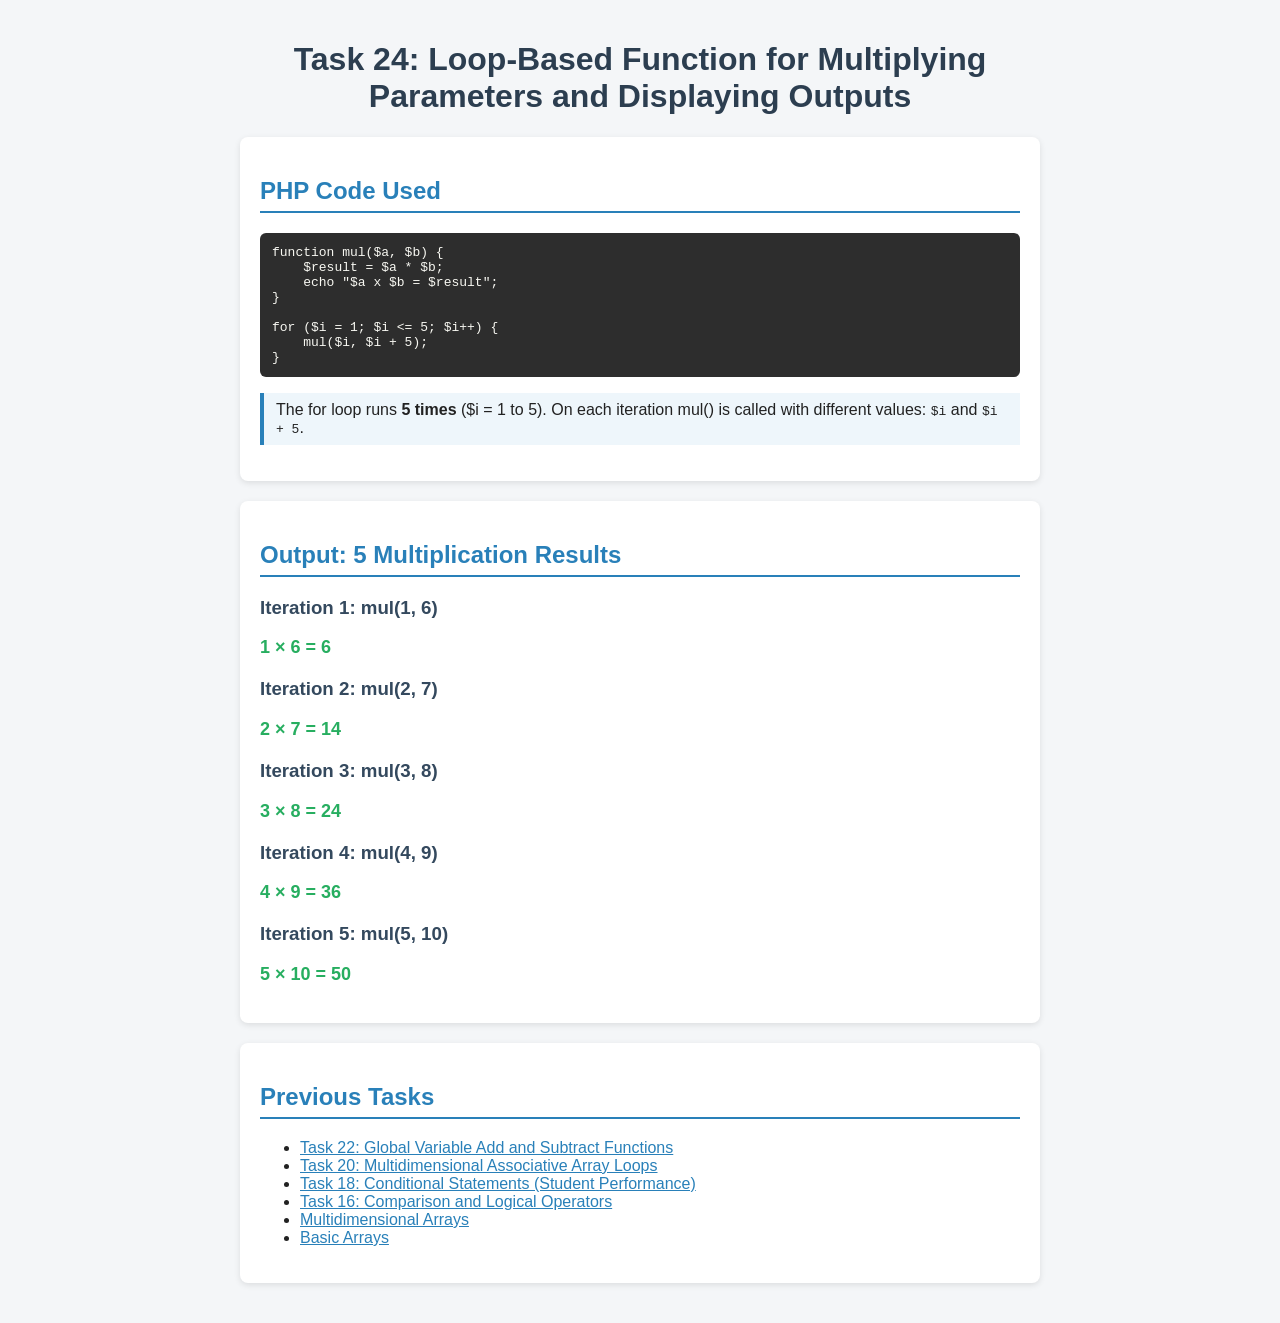
<file: index.html>
<!DOCTYPE html>
<html lang="en">
<head>
    <meta charset="UTF-8">
    <meta name="viewport" content="width=device-width, initial-scale=1.0">
    <title>Loop-Based Multiplication Function</title>
    <link rel="stylesheet" href="style.css">
</head>
<body>
<div class="container">
    <h1>Task 24: Loop-Based Function for Multiplying Parameters and Displaying Outputs</h1>

    <div class="section">
        <h2>PHP Code Used</h2>
        <pre>function mul($a, $b) {
    $result = $a * $b;
    echo "$a x $b = $result";
}

for ($i = 1; $i &lt;= 5; $i++) {
    mul($i, $i + 5);
}</pre>
        <p class="note">The for loop runs <strong>5 times</strong> ($i = 1 to 5).
            On each iteration mul() is called with different values: <code>$i</code> and <code>$i + 5</code>.</p>
    </div>

    <div class="section">
        <h2>Output: 5 Multiplication Results</h2>
        <h3>Iteration 1: mul(1, 6)</h3>
<p class="result">1 &times; 6 = 6</p>
<h3>Iteration 2: mul(2, 7)</h3>
<p class="result">2 &times; 7 = 14</p>
<h3>Iteration 3: mul(3, 8)</h3>
<p class="result">3 &times; 8 = 24</p>
<h3>Iteration 4: mul(4, 9)</h3>
<p class="result">4 &times; 9 = 36</p>
<h3>Iteration 5: mul(5, 10)</h3>
<p class="result">5 &times; 10 = 50</p>
    </div>

    <div class="section">
        <h2>Previous Tasks</h2>
        <ul>
            <li><a href="global-variable-functions.html">Task 22: Global Variable Add and Subtract Functions</a></li>
            <li><a href="associative-array-loops.html">Task 20: Multidimensional Associative Array Loops</a></li>
            <li><a href="conditional-statements.html">Task 18: Conditional Statements (Student Performance)</a></li>
            <li><a href="comparison-logical-operators.html">Task 16: Comparison and Logical Operators</a></li>
            <li><a href="multidimensional-arrays.html">Multidimensional Arrays</a></li>
            <li><a href="basic-arrays.html">Basic Arrays</a></li>
        </ul>
    </div>
</div>
</body>
</html>
</file>
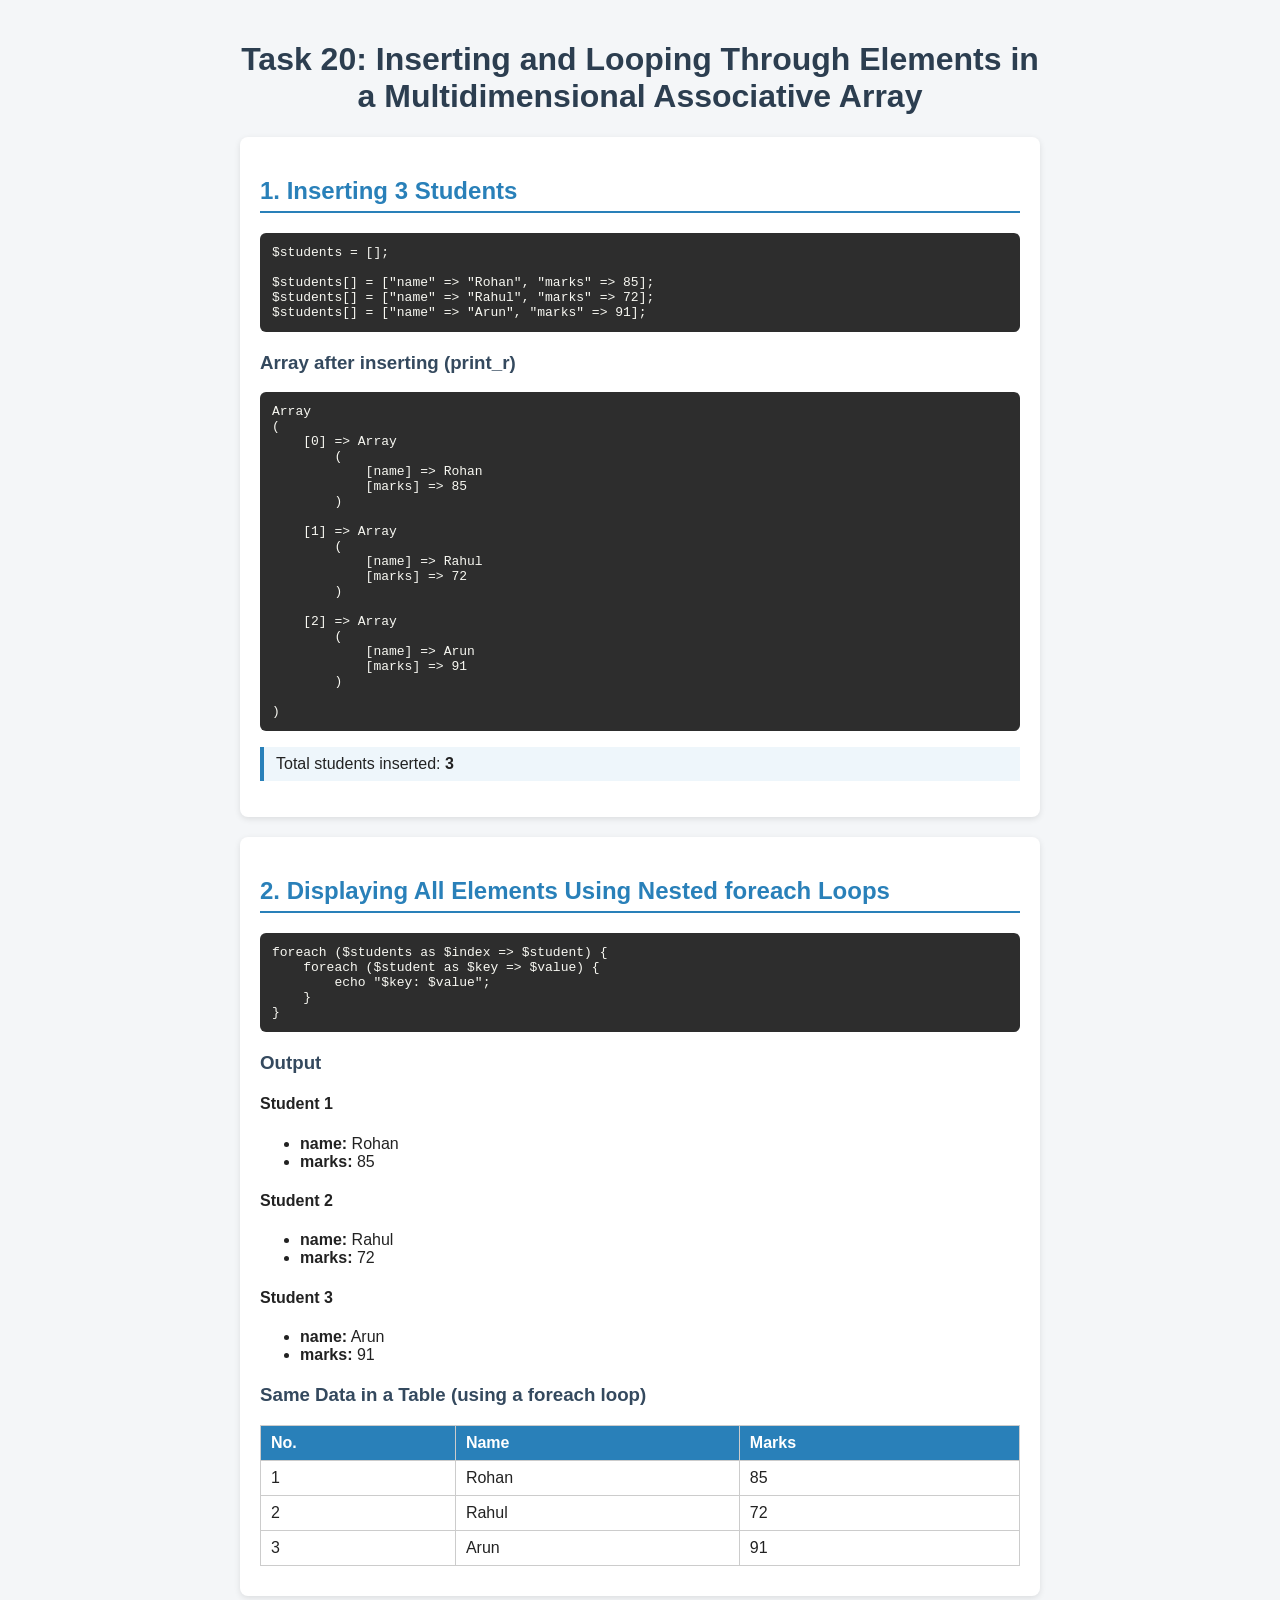
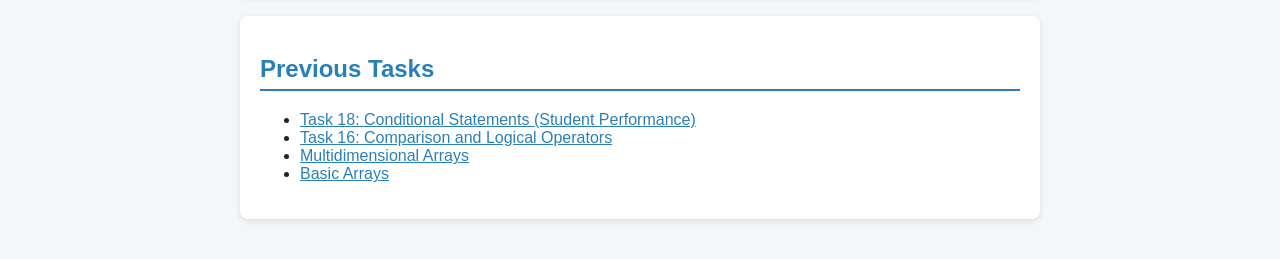
<file: associative-array-loops.html>
<!DOCTYPE html>
<html lang="en">
<head>
    <meta charset="UTF-8">
    <meta name="viewport" content="width=device-width, initial-scale=1.0">
    <title>Multidimensional Associative Array Loops</title>
    <link rel="stylesheet" href="style.css">
</head>
<body>
<div class="container">
    <h1>Task 20: Inserting and Looping Through Elements in a Multidimensional Associative Array</h1>

    <div class="section">
        <h2>1. Inserting 3 Students</h2>
        <pre>$students = [];

$students[] = ["name" =&gt; "Rohan", "marks" =&gt; 85];
$students[] = ["name" =&gt; "Rahul", "marks" =&gt; 72];
$students[] = ["name" =&gt; "Arun", "marks" =&gt; 91];</pre>

        <h3>Array after inserting (print_r)</h3>
        <pre>Array
(
    [0] => Array
        (
            [name] => Rohan
            [marks] => 85
        )

    [1] => Array
        (
            [name] => Rahul
            [marks] => 72
        )

    [2] => Array
        (
            [name] => Arun
            [marks] => 91
        )

)
</pre>

        <p class="note">Total students inserted: <strong>3</strong></p>
    </div>

    <div class="section">
        <h2>2. Displaying All Elements Using Nested foreach Loops</h2>
        <pre>foreach ($students as $index =&gt; $student) {
    foreach ($student as $key =&gt; $value) {
        echo "$key: $value";
    }
}</pre>

        <h3>Output</h3>
        <h4>Student 1</h4>
<ul>
<li><strong>name:</strong> Rohan</li>
<li><strong>marks:</strong> 85</li>
</ul>
<h4>Student 2</h4>
<ul>
<li><strong>name:</strong> Rahul</li>
<li><strong>marks:</strong> 72</li>
</ul>
<h4>Student 3</h4>
<ul>
<li><strong>name:</strong> Arun</li>
<li><strong>marks:</strong> 91</li>
</ul>

        <h3>Same Data in a Table (using a foreach loop)</h3>
        <table>
            <tr><th>No.</th><th>Name</th><th>Marks</th></tr>
            <tr><td>1</td><td>Rohan</td><td>85</td></tr>
<tr><td>2</td><td>Rahul</td><td>72</td></tr>
<tr><td>3</td><td>Arun</td><td>91</td></tr>
        </table>
    </div>

    <div class="section">
        <h2>Previous Tasks</h2>
        <ul>
            <li><a href="conditional-statements.html">Task 18: Conditional Statements (Student Performance)</a></li>
            <li><a href="comparison-logical-operators.html">Task 16: Comparison and Logical Operators</a></li>
            <li><a href="multidimensional-arrays.html">Multidimensional Arrays</a></li>
            <li><a href="basic-arrays.html">Basic Arrays</a></li>
        </ul>
    </div>
</div>
</body>
</html>
</file>
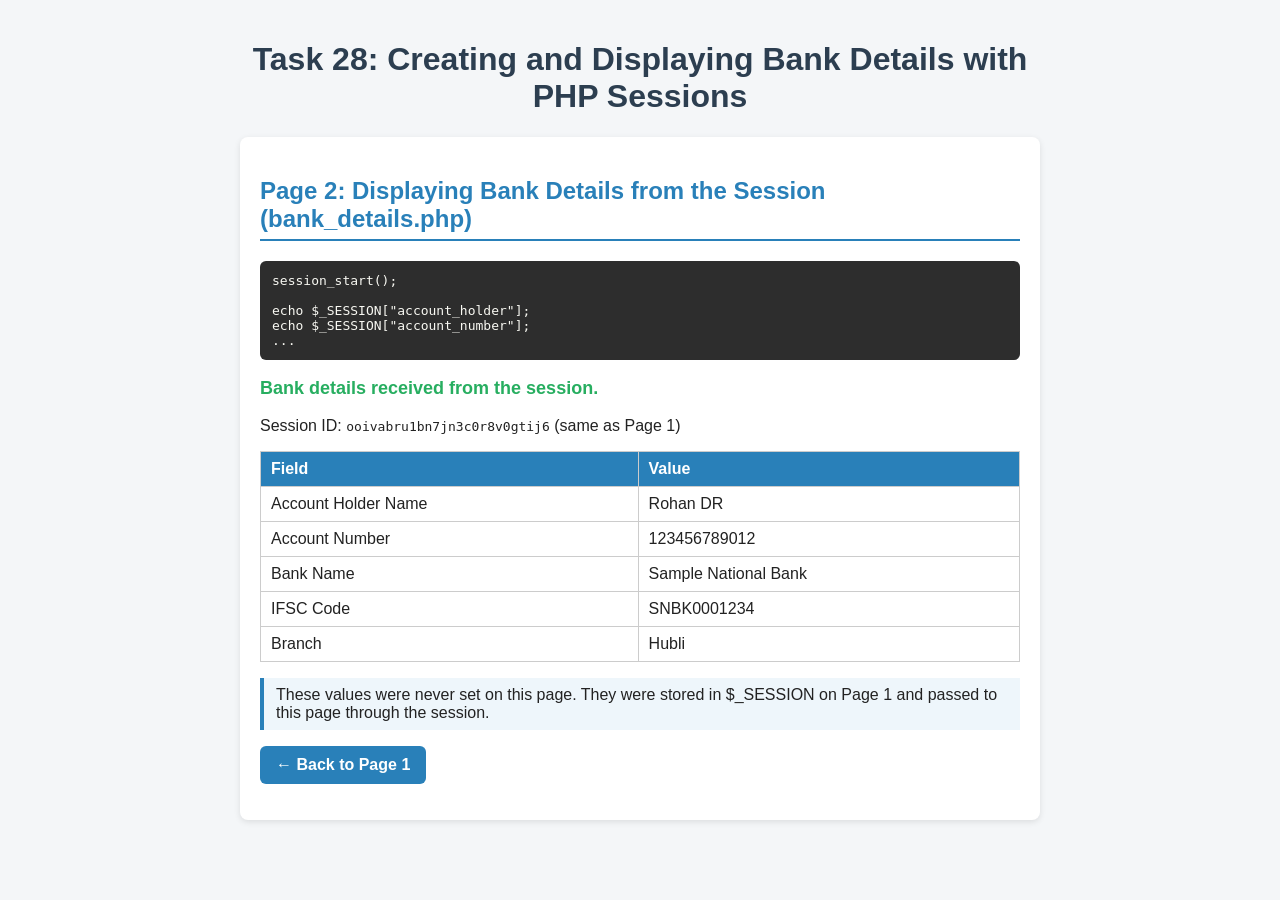
<file: bank-details.html>
<!DOCTYPE html>
<html lang="en">
<head>
    <meta charset="UTF-8">
    <meta name="viewport" content="width=device-width, initial-scale=1.0">
    <title>Bank Details - Read from Session</title>
    <link rel="stylesheet" href="style.css">
</head>
<body>
<div class="container">
    <h1>Task 28: Creating and Displaying Bank Details with PHP Sessions</h1>

    <div class="section">
        <h2>Page 2: Displaying Bank Details from the Session (bank_details.php)</h2>
        <pre>session_start();

echo $_SESSION["account_holder"];
echo $_SESSION["account_number"];
...</pre>

        
            <p class="result">Bank details received from the session.</p>
            <p>Session ID: <code>ooivabru1bn7jn3c0r8v0gtij6</code> (same as Page 1)</p>

            <table>
                <tr><th>Field</th><th>Value</th></tr>
                <tr><td>Account Holder Name</td><td>Rohan DR</td></tr>
                <tr><td>Account Number</td><td>123456789012</td></tr>
                <tr><td>Bank Name</td><td>Sample National Bank</td></tr>
                <tr><td>IFSC Code</td><td>SNBK0001234</td></tr>
                <tr><td>Branch</td><td>Hubli</td></tr>
            </table>

            <p class="note">These values were never set on this page. They were stored in $_SESSION on Page 1
                and passed to this page through the session.</p>

        
        <p><a class="button" href="index.html">&larr; Back to Page 1</a></p>
    </div>
</div>
</body>
</html>
</file>
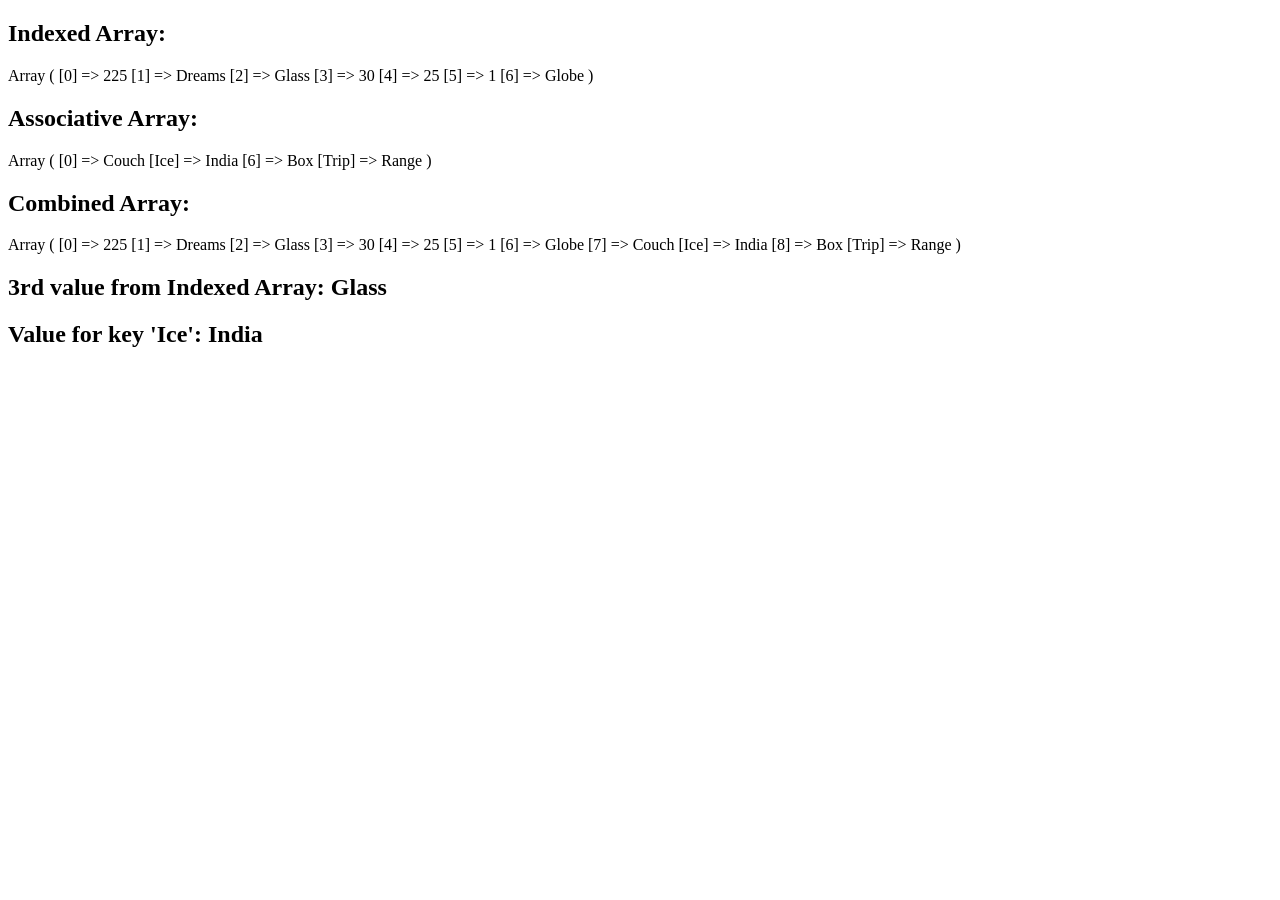
<file: basic-arrays.html>
<!DOCTYPE html>
<html>
<head>
    <title>PHP Arrays Task</title>
</head>
<body>

<h2>Indexed Array:</h2>

<p>
Array (
[0] => 225
[1] => Dreams
[2] => Glass
[3] => 30
[4] => 25
[5] => 1
[6] => Globe
)
</p>

<h2>Associative Array:</h2>

<p>
Array (
[0] => Couch
[Ice] => India
[6] => Box
[Trip] => Range
)
</p>

<h2>Combined Array:</h2>

<p>
Array (
[0] => 225
[1] => Dreams
[2] => Glass
[3] => 30
[4] => 25
[5] => 1
[6] => Globe
[7] => Couch
[Ice] => India
[8] => Box
[Trip] => Range
)
</p>

<h2>3rd value from Indexed Array: Glass</h2>

<h2>Value for key 'Ice': India</h2>

</body>
</html>
</file>
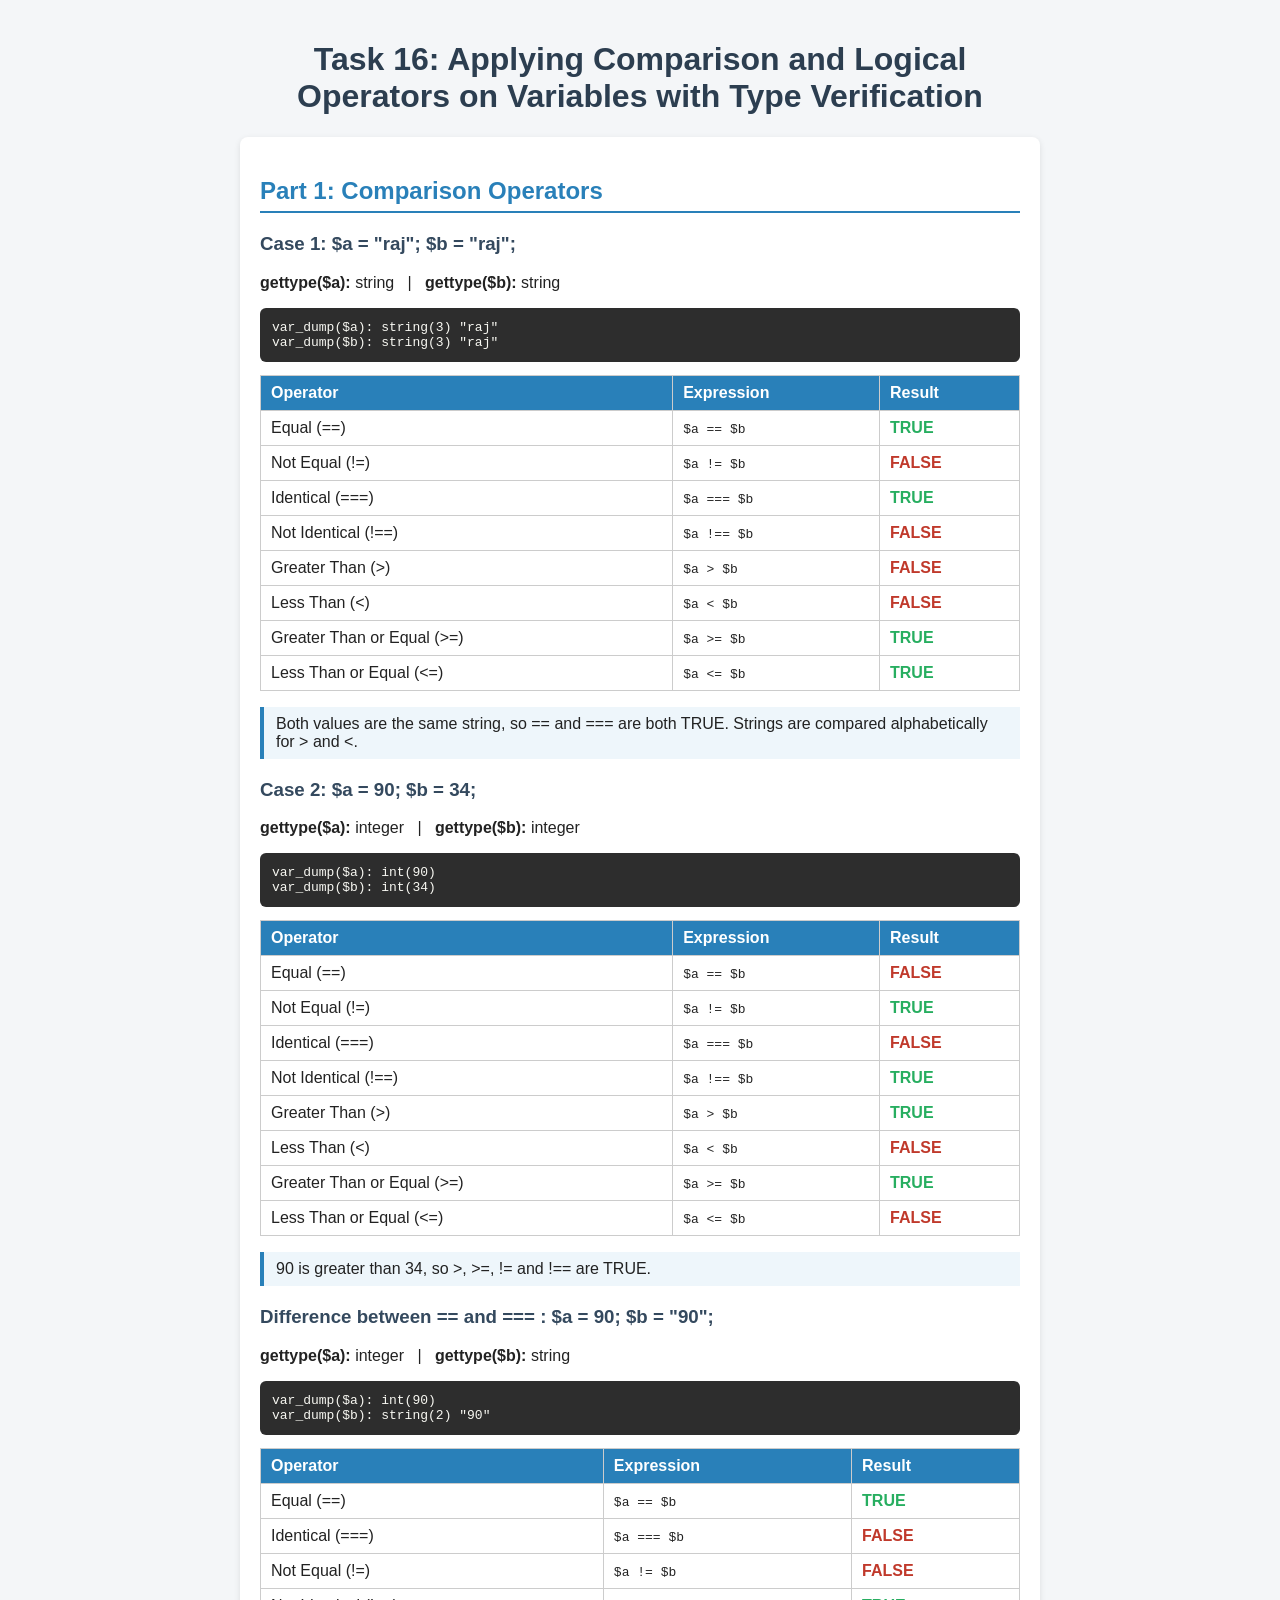
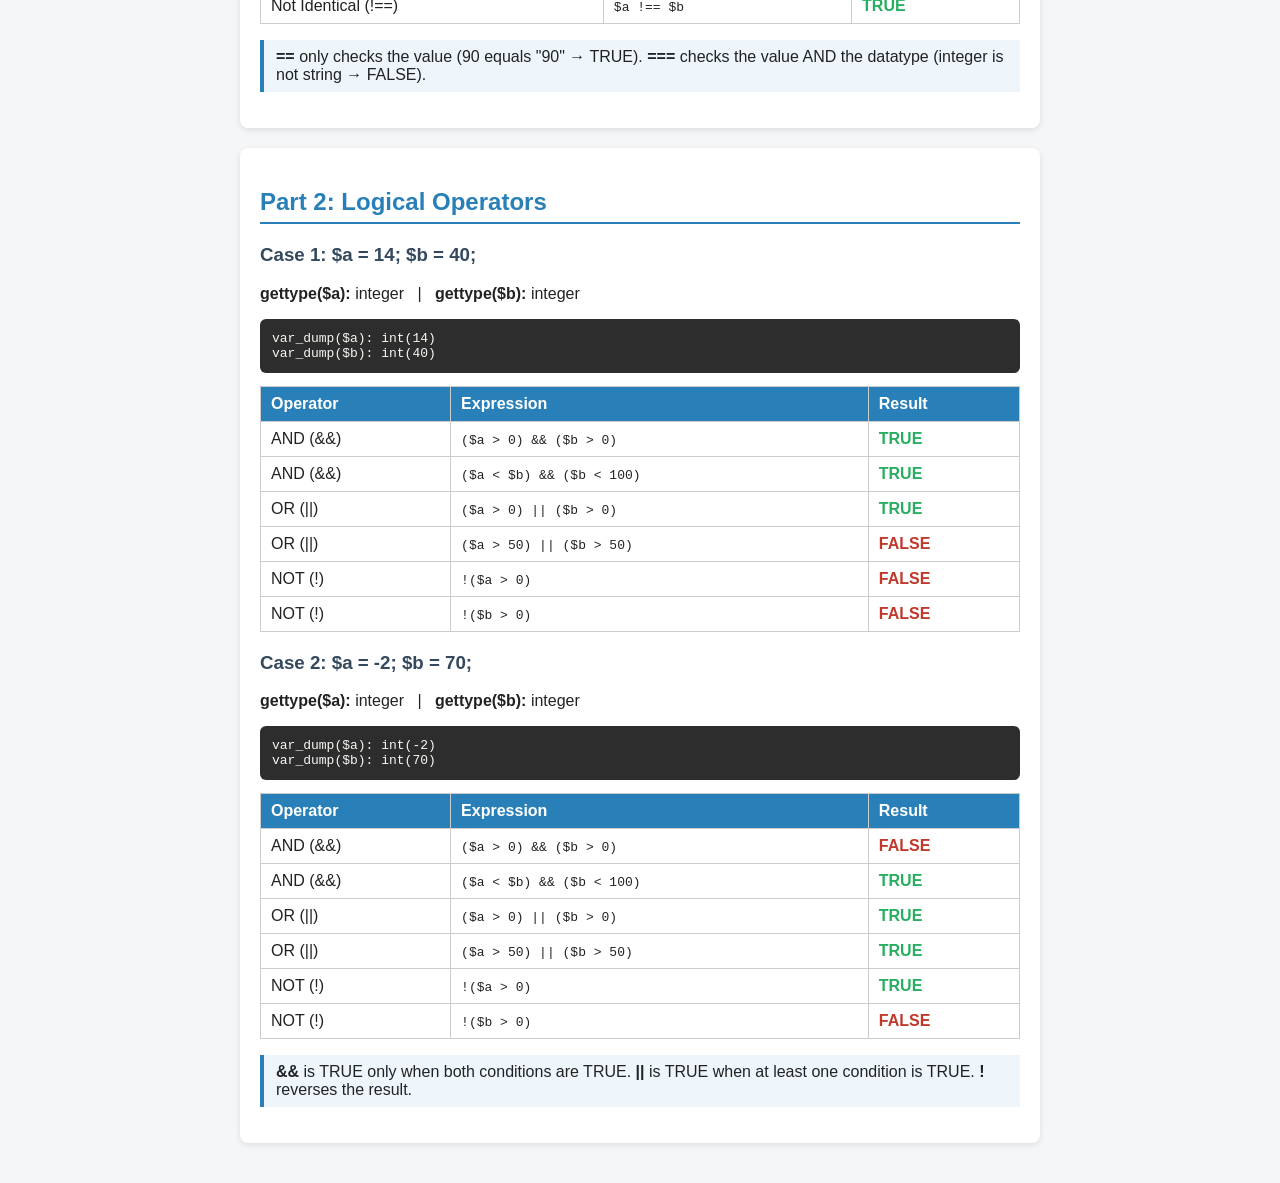
<file: comparison-logical-operators.html>
<!DOCTYPE html>
<html lang="en">
<head>
    <meta charset="UTF-8">
    <meta name="viewport" content="width=device-width, initial-scale=1.0">
    <title>Comparison and Logical Operators</title>
    <link rel="stylesheet" href="style.css">
</head>
<body>
<div class="container">
    <h1>Task 16: Applying Comparison and Logical Operators on Variables with Type Verification</h1>

    <!-- ================= PART 1: COMPARISON OPERATORS ================= -->
    <div class="section">
        <h2>Part 1: Comparison Operators</h2>

        <h3>Case 1: $a = "raj"; $b = "raj";</h3>
        <p><strong>gettype($a):</strong> string &nbsp; | &nbsp; <strong>gettype($b):</strong> string</p>
<pre>var_dump($a): string(3) "raj"
var_dump($b): string(3) "raj"
</pre>
<table>
<tr><th>Operator</th><th>Expression</th><th>Result</th></tr>
<tr><td>Equal (==)</td><td><code>$a == $b</code></td><td class="true">TRUE</td></tr>
<tr><td>Not Equal (!=)</td><td><code>$a != $b</code></td><td class="false">FALSE</td></tr>
<tr><td>Identical (===)</td><td><code>$a === $b</code></td><td class="true">TRUE</td></tr>
<tr><td>Not Identical (!==)</td><td><code>$a !== $b</code></td><td class="false">FALSE</td></tr>
<tr><td>Greater Than (&gt;)</td><td><code>$a &gt; $b</code></td><td class="false">FALSE</td></tr>
<tr><td>Less Than (&lt;)</td><td><code>$a &lt; $b</code></td><td class="false">FALSE</td></tr>
<tr><td>Greater Than or Equal (&gt;=)</td><td><code>$a &gt;= $b</code></td><td class="true">TRUE</td></tr>
<tr><td>Less Than or Equal (&lt;=)</td><td><code>$a &lt;= $b</code></td><td class="true">TRUE</td></tr>
</table>
        <p class="note">Both values are the same string, so == and === are both TRUE. Strings are compared alphabetically for &gt; and &lt;.</p>

        <h3>Case 2: $a = 90; $b = 34;</h3>
        <p><strong>gettype($a):</strong> integer &nbsp; | &nbsp; <strong>gettype($b):</strong> integer</p>
<pre>var_dump($a): int(90)
var_dump($b): int(34)
</pre>
<table>
<tr><th>Operator</th><th>Expression</th><th>Result</th></tr>
<tr><td>Equal (==)</td><td><code>$a == $b</code></td><td class="false">FALSE</td></tr>
<tr><td>Not Equal (!=)</td><td><code>$a != $b</code></td><td class="true">TRUE</td></tr>
<tr><td>Identical (===)</td><td><code>$a === $b</code></td><td class="false">FALSE</td></tr>
<tr><td>Not Identical (!==)</td><td><code>$a !== $b</code></td><td class="true">TRUE</td></tr>
<tr><td>Greater Than (&gt;)</td><td><code>$a &gt; $b</code></td><td class="true">TRUE</td></tr>
<tr><td>Less Than (&lt;)</td><td><code>$a &lt; $b</code></td><td class="false">FALSE</td></tr>
<tr><td>Greater Than or Equal (&gt;=)</td><td><code>$a &gt;= $b</code></td><td class="true">TRUE</td></tr>
<tr><td>Less Than or Equal (&lt;=)</td><td><code>$a &lt;= $b</code></td><td class="false">FALSE</td></tr>
</table>
        <p class="note">90 is greater than 34, so &gt;, &gt;=, != and !== are TRUE.</p>

        <h3>Difference between == and === : $a = 90; $b = "90";</h3>
        <p><strong>gettype($a):</strong> integer &nbsp; | &nbsp; <strong>gettype($b):</strong> string</p>
<pre>var_dump($a): int(90)
var_dump($b): string(2) "90"
</pre>
<table>
<tr><th>Operator</th><th>Expression</th><th>Result</th></tr>
<tr><td>Equal (==)</td><td><code>$a == $b</code></td><td class="true">TRUE</td></tr>
<tr><td>Identical (===)</td><td><code>$a === $b</code></td><td class="false">FALSE</td></tr>
<tr><td>Not Equal (!=)</td><td><code>$a != $b</code></td><td class="false">FALSE</td></tr>
<tr><td>Not Identical (!==)</td><td><code>$a !== $b</code></td><td class="true">TRUE</td></tr>
</table>
        <p class="note"><strong>==</strong> only checks the value (90 equals "90" → TRUE).
            <strong>===</strong> checks the value AND the datatype (integer is not string → FALSE).</p>
    </div>

    <!-- ================= PART 2: LOGICAL OPERATORS ================= -->
    <div class="section">
        <h2>Part 2: Logical Operators</h2>

        <h3>Case 1: $a = 14; $b = 40;</h3>
        <p><strong>gettype($a):</strong> integer &nbsp; | &nbsp; <strong>gettype($b):</strong> integer</p>
<pre>var_dump($a): int(14)
var_dump($b): int(40)
</pre>
<table>
<tr><th>Operator</th><th>Expression</th><th>Result</th></tr>
<tr><td>AND (&amp;&amp;)</td><td><code>($a &gt; 0) &amp;&amp; ($b &gt; 0)</code></td><td class="true">TRUE</td></tr>
<tr><td>AND (&amp;&amp;)</td><td><code>($a &lt; $b) &amp;&amp; ($b &lt; 100)</code></td><td class="true">TRUE</td></tr>
<tr><td>OR (||)</td><td><code>($a &gt; 0) || ($b &gt; 0)</code></td><td class="true">TRUE</td></tr>
<tr><td>OR (||)</td><td><code>($a &gt; 50) || ($b &gt; 50)</code></td><td class="false">FALSE</td></tr>
<tr><td>NOT (!)</td><td><code>!($a &gt; 0)</code></td><td class="false">FALSE</td></tr>
<tr><td>NOT (!)</td><td><code>!($b &gt; 0)</code></td><td class="false">FALSE</td></tr>
</table>

        <h3>Case 2: $a = -2; $b = 70;</h3>
        <p><strong>gettype($a):</strong> integer &nbsp; | &nbsp; <strong>gettype($b):</strong> integer</p>
<pre>var_dump($a): int(-2)
var_dump($b): int(70)
</pre>
<table>
<tr><th>Operator</th><th>Expression</th><th>Result</th></tr>
<tr><td>AND (&amp;&amp;)</td><td><code>($a &gt; 0) &amp;&amp; ($b &gt; 0)</code></td><td class="false">FALSE</td></tr>
<tr><td>AND (&amp;&amp;)</td><td><code>($a &lt; $b) &amp;&amp; ($b &lt; 100)</code></td><td class="true">TRUE</td></tr>
<tr><td>OR (||)</td><td><code>($a &gt; 0) || ($b &gt; 0)</code></td><td class="true">TRUE</td></tr>
<tr><td>OR (||)</td><td><code>($a &gt; 50) || ($b &gt; 50)</code></td><td class="true">TRUE</td></tr>
<tr><td>NOT (!)</td><td><code>!($a &gt; 0)</code></td><td class="true">TRUE</td></tr>
<tr><td>NOT (!)</td><td><code>!($b &gt; 0)</code></td><td class="false">FALSE</td></tr>
</table>
        <p class="note"><strong>&amp;&amp;</strong> is TRUE only when both conditions are TRUE.
            <strong>||</strong> is TRUE when at least one condition is TRUE.
            <strong>!</strong> reverses the result.</p>
    </div>
</div>
</body>
</html>
</file>
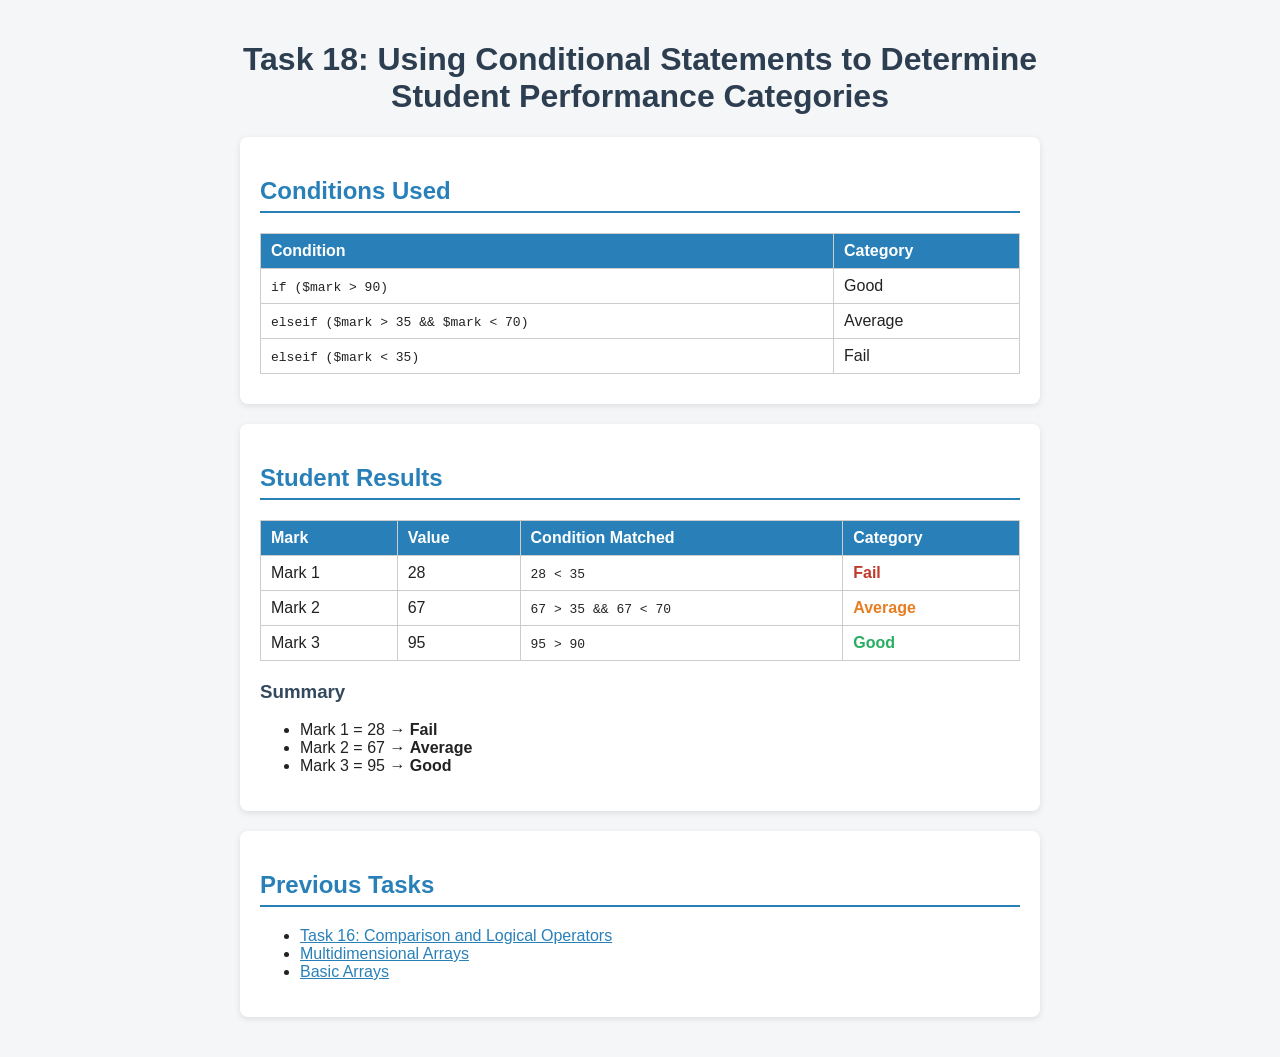
<file: conditional-statements.html>
<!DOCTYPE html>
<html lang="en">
<head>
    <meta charset="UTF-8">
    <meta name="viewport" content="width=device-width, initial-scale=1.0">
    <title>Student Performance Categories</title>
    <link rel="stylesheet" href="style.css">
</head>
<body>
<div class="container">
    <h1>Task 18: Using Conditional Statements to Determine Student Performance Categories</h1>

    <div class="section">
        <h2>Conditions Used</h2>
        <table>
            <tr><th>Condition</th><th>Category</th></tr>
            <tr><td><code>if ($mark &gt; 90)</code></td><td>Good</td></tr>
            <tr><td><code>elseif ($mark &gt; 35 &amp;&amp; $mark &lt; 70)</code></td><td>Average</td></tr>
            <tr><td><code>elseif ($mark &lt; 35)</code></td><td>Fail</td></tr>
        </table>
    </div>

    <div class="section">
        <h2>Student Results</h2>
        <table>
            <tr><th>Mark</th><th>Value</th><th>Condition Matched</th><th>Category</th></tr>
            <tr><td>Mark 1</td><td>28</td><td><code>28 &lt; 35</code></td><td class="cat-fail">Fail</td></tr>
<tr><td>Mark 2</td><td>67</td><td><code>67 &gt; 35 &amp;&amp; 67 &lt; 70</code></td><td class="cat-average">Average</td></tr>
<tr><td>Mark 3</td><td>95</td><td><code>95 &gt; 90</code></td><td class="cat-good">Good</td></tr>
        </table>

        <h3>Summary</h3>
        <ul>
            <li>Mark 1 = 28 &rarr; <strong>Fail</strong></li>
<li>Mark 2 = 67 &rarr; <strong>Average</strong></li>
<li>Mark 3 = 95 &rarr; <strong>Good</strong></li>
        </ul>
    </div>

    <div class="section">
        <h2>Previous Tasks</h2>
        <ul>
            <li><a href="comparison-logical-operators.html">Task 16: Comparison and Logical Operators</a></li>
            <li><a href="multidimensional-arrays.html">Multidimensional Arrays</a></li>
            <li><a href="basic-arrays.html">Basic Arrays</a></li>
        </ul>
    </div>
</div>
</body>
</html>
</file>
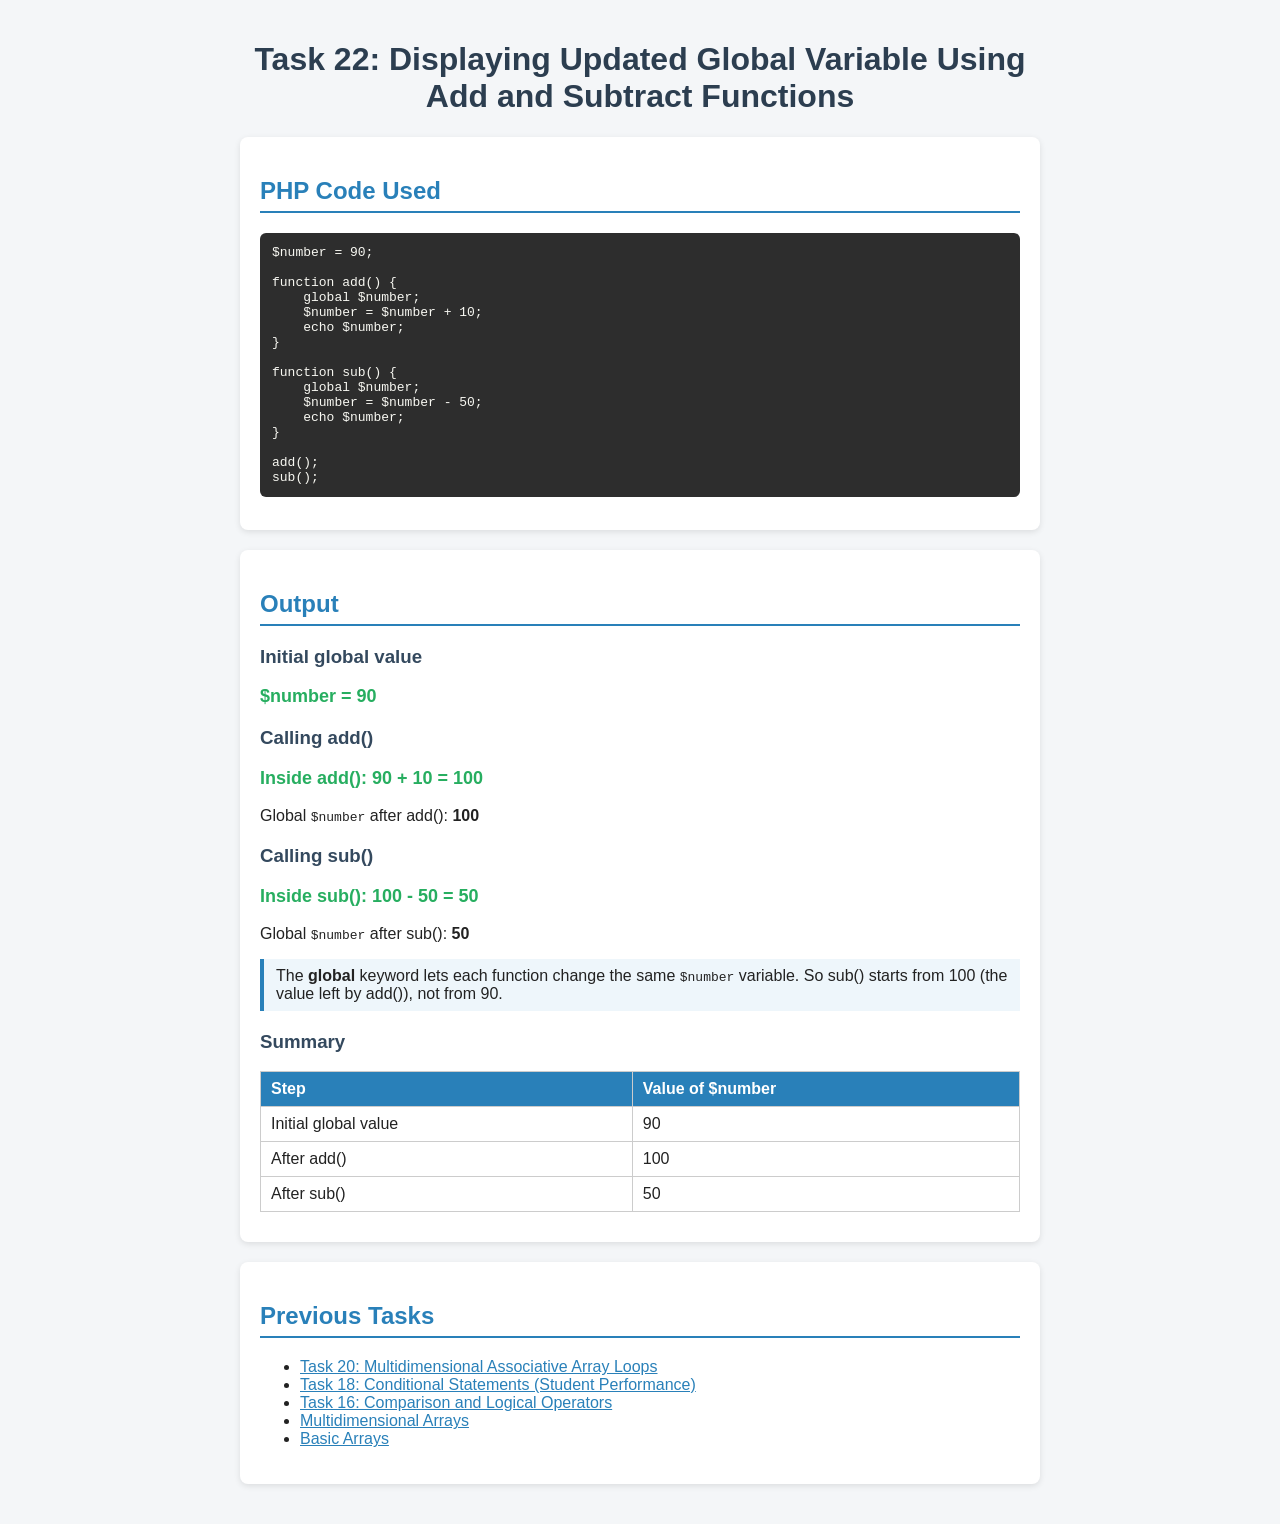
<file: global-variable-functions.html>
<!DOCTYPE html>
<html lang="en">
<head>
    <meta charset="UTF-8">
    <meta name="viewport" content="width=device-width, initial-scale=1.0">
    <title>Global Variable Functions</title>
    <link rel="stylesheet" href="style.css">
</head>
<body>
<div class="container">
    <h1>Task 22: Displaying Updated Global Variable Using Add and Subtract Functions</h1>

    <div class="section">
        <h2>PHP Code Used</h2>
        <pre>$number = 90;

function add() {
    global $number;
    $number = $number + 10;
    echo $number;
}

function sub() {
    global $number;
    $number = $number - 50;
    echo $number;
}

add();
sub();</pre>
    </div>

    <div class="section">
        <h2>Output</h2>

        <h3>Initial global value</h3>
        <p class="result">$number = 90</p>

        <h3>Calling add()</h3>
        <p class="result">Inside add(): 90 + 10 = 100</p>
        <p>Global <code>$number</code> after add(): <strong>100</strong></p>

        <h3>Calling sub()</h3>
        <p class="result">Inside sub(): 100 - 50 = 50</p>
        <p>Global <code>$number</code> after sub(): <strong>50</strong></p>

        <p class="note">The <strong>global</strong> keyword lets each function change the same <code>$number</code> variable.
            So sub() starts from 100 (the value left by add()), not from 90.</p>

        <h3>Summary</h3>
        <table>
            <tr><th>Step</th><th>Value of $number</th></tr>
            <tr><td>Initial global value</td><td>90</td></tr>
            <tr><td>After add()</td><td>100</td></tr>
            <tr><td>After sub()</td><td>50</td></tr>
        </table>
    </div>

    <div class="section">
        <h2>Previous Tasks</h2>
        <ul>
            <li><a href="associative-array-loops.html">Task 20: Multidimensional Associative Array Loops</a></li>
            <li><a href="conditional-statements.html">Task 18: Conditional Statements (Student Performance)</a></li>
            <li><a href="comparison-logical-operators.html">Task 16: Comparison and Logical Operators</a></li>
            <li><a href="multidimensional-arrays.html">Multidimensional Arrays</a></li>
            <li><a href="basic-arrays.html">Basic Arrays</a></li>
        </ul>
    </div>
</div>
</body>
</html>
</file>
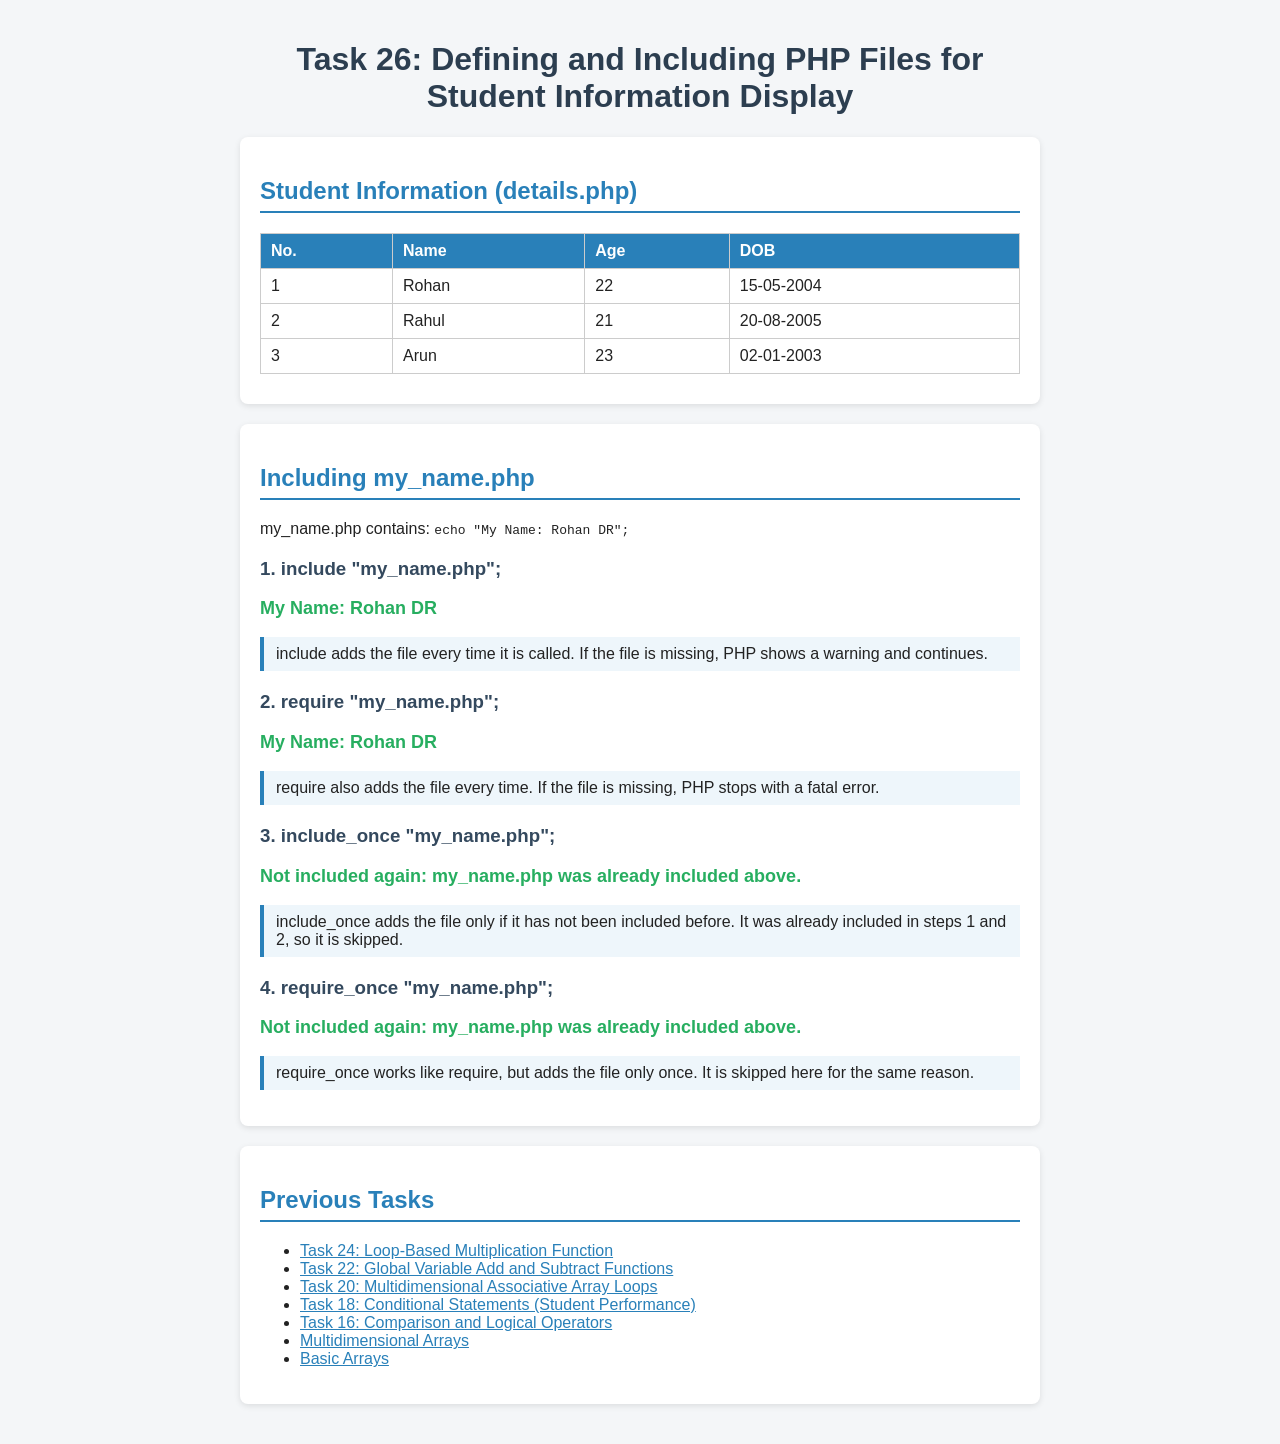
<file: include-require.html>
<!DOCTYPE html>
<html lang="en">
<head>
    <meta charset="UTF-8">
    <meta name="viewport" content="width=device-width, initial-scale=1.0">
    <title>Include and Require in PHP</title>
    <link rel="stylesheet" href="style.css">
</head>
<body>
<div class="container">
    <h1>Task 26: Defining and Including PHP Files for Student Information Display</h1>

    <div class="section">
        <h2>Student Information (details.php)</h2>
        <table>
            <tr><th>No.</th><th>Name</th><th>Age</th><th>DOB</th></tr>
            <tr><td>1</td><td>Rohan</td><td>22</td><td>15-05-2004</td></tr>
<tr><td>2</td><td>Rahul</td><td>21</td><td>20-08-2005</td></tr>
<tr><td>3</td><td>Arun</td><td>23</td><td>02-01-2003</td></tr>
        </table>
    </div>

    <div class="section">
        <h2>Including my_name.php</h2>
        <p>my_name.php contains: <code>echo "My Name: Rohan DR";</code></p>

        <h3>1. include "my_name.php";</h3>
        <p class="result">My Name: Rohan DR</p>
        <p class="note">include adds the file every time it is called. If the file is missing, PHP shows a warning and continues.</p>

        <h3>2. require "my_name.php";</h3>
        <p class="result">My Name: Rohan DR</p>
        <p class="note">require also adds the file every time. If the file is missing, PHP stops with a fatal error.</p>

        <h3>3. include_once "my_name.php";</h3>
        <p class="result">Not included again: my_name.php was already included above.</p>
        <p class="note">include_once adds the file only if it has not been included before. It was already included in steps 1 and 2, so it is skipped.</p>

        <h3>4. require_once "my_name.php";</h3>
        <p class="result">Not included again: my_name.php was already included above.</p>
        <p class="note">require_once works like require, but adds the file only once. It is skipped here for the same reason.</p>
    </div>

    <div class="section">
        <h2>Previous Tasks</h2>
        <ul>
            <li><a href="loop-multiplication.html">Task 24: Loop-Based Multiplication Function</a></li>
            <li><a href="global-variable-functions.html">Task 22: Global Variable Add and Subtract Functions</a></li>
            <li><a href="associative-array-loops.html">Task 20: Multidimensional Associative Array Loops</a></li>
            <li><a href="conditional-statements.html">Task 18: Conditional Statements (Student Performance)</a></li>
            <li><a href="comparison-logical-operators.html">Task 16: Comparison and Logical Operators</a></li>
            <li><a href="multidimensional-arrays.html">Multidimensional Arrays</a></li>
            <li><a href="basic-arrays.html">Basic Arrays</a></li>
        </ul>
    </div>
</div>
</body>
</html>
</file>
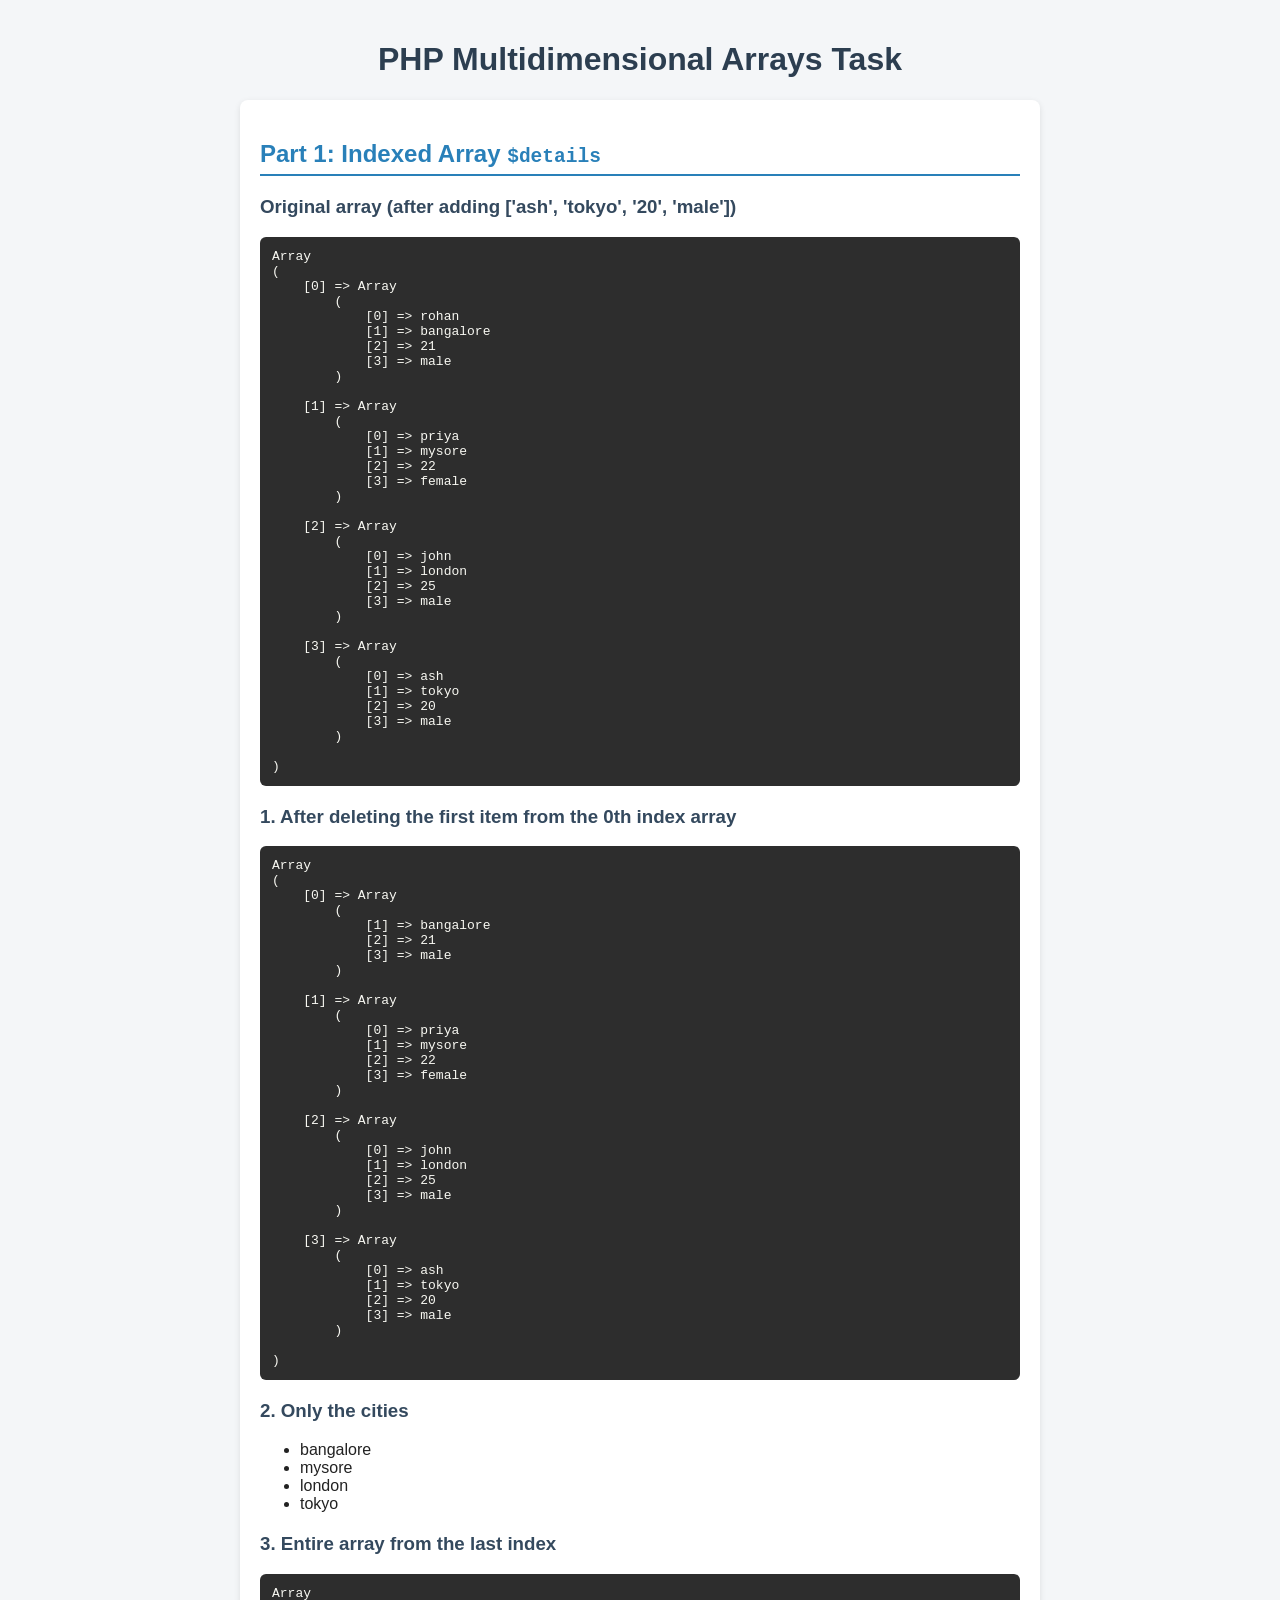
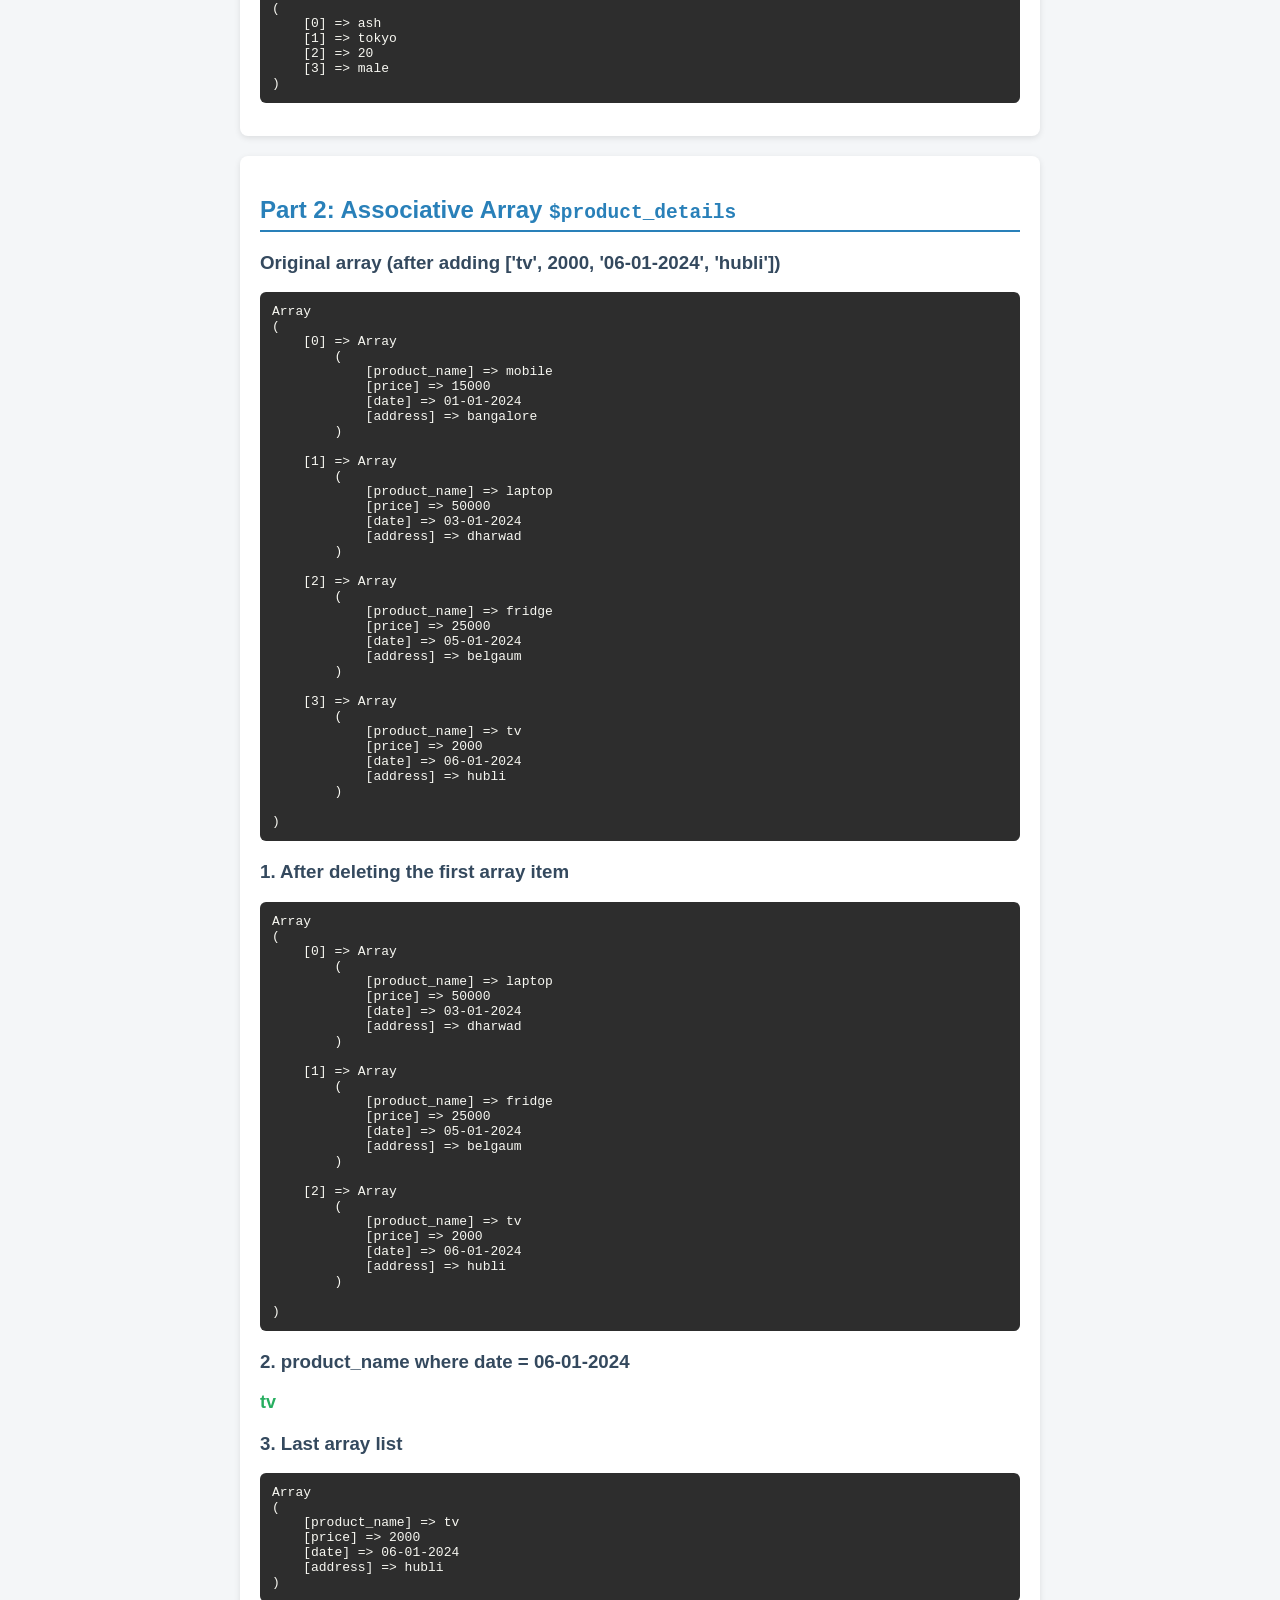
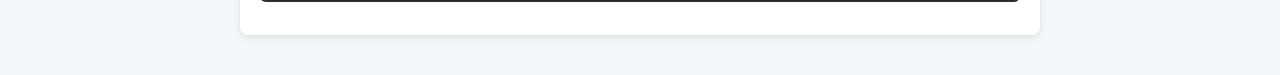
<file: multidimensional-arrays.html>
<!DOCTYPE html>
<html lang="en">
<head>
    <meta charset="UTF-8">
    <meta name="viewport" content="width=device-width, initial-scale=1.0">
    <title>PHP Multidimensional Arrays</title>
    <link rel="stylesheet" href="style.css">
</head>
<body>
<div class="container">
    <h1>PHP Multidimensional Arrays Task</h1>

    <div class="section">
        <h2>Part 1: Indexed Array <code>$details</code></h2>

        <h3>Original array (after adding ['ash', 'tokyo', '20', 'male'])</h3>
        <pre>Array
(
    [0] => Array
        (
            [0] => rohan
            [1] => bangalore
            [2] => 21
            [3] => male
        )

    [1] => Array
        (
            [0] => priya
            [1] => mysore
            [2] => 22
            [3] => female
        )

    [2] => Array
        (
            [0] => john
            [1] => london
            [2] => 25
            [3] => male
        )

    [3] => Array
        (
            [0] => ash
            [1] => tokyo
            [2] => 20
            [3] => male
        )

)
</pre>

        <h3>1. After deleting the first item from the 0th index array</h3>
        <pre>Array
(
    [0] => Array
        (
            [1] => bangalore
            [2] => 21
            [3] => male
        )

    [1] => Array
        (
            [0] => priya
            [1] => mysore
            [2] => 22
            [3] => female
        )

    [2] => Array
        (
            [0] => john
            [1] => london
            [2] => 25
            [3] => male
        )

    [3] => Array
        (
            [0] => ash
            [1] => tokyo
            [2] => 20
            [3] => male
        )

)
</pre>

        <h3>2. Only the cities</h3>
        <ul>
            <li>bangalore</li>
<li>mysore</li>
<li>london</li>
<li>tokyo</li>
        </ul>

        <h3>3. Entire array from the last index</h3>
        <pre>Array
(
    [0] => ash
    [1] => tokyo
    [2] => 20
    [3] => male
)
</pre>
    </div>

    <div class="section">
        <h2>Part 2: Associative Array <code>$product_details</code></h2>

        <h3>Original array (after adding ['tv', 2000, '06-01-2024', 'hubli'])</h3>
        <pre>Array
(
    [0] => Array
        (
            [product_name] => mobile
            [price] => 15000
            [date] => 01-01-2024
            [address] => bangalore
        )

    [1] => Array
        (
            [product_name] => laptop
            [price] => 50000
            [date] => 03-01-2024
            [address] => dharwad
        )

    [2] => Array
        (
            [product_name] => fridge
            [price] => 25000
            [date] => 05-01-2024
            [address] => belgaum
        )

    [3] => Array
        (
            [product_name] => tv
            [price] => 2000
            [date] => 06-01-2024
            [address] => hubli
        )

)
</pre>

        <h3>1. After deleting the first array item</h3>
        <pre>Array
(
    [0] => Array
        (
            [product_name] => laptop
            [price] => 50000
            [date] => 03-01-2024
            [address] => dharwad
        )

    [1] => Array
        (
            [product_name] => fridge
            [price] => 25000
            [date] => 05-01-2024
            [address] => belgaum
        )

    [2] => Array
        (
            [product_name] => tv
            [price] => 2000
            [date] => 06-01-2024
            [address] => hubli
        )

)
</pre>

        <h3>2. product_name where date = 06-01-2024</h3>
        <p class="result">tv</p>

        <h3>3. Last array list</h3>
        <pre>Array
(
    [product_name] => tv
    [price] => 2000
    [date] => 06-01-2024
    [address] => hubli
)
</pre>
    </div>
</div>
</body>
</html>
</file>
<file: style.css>
body {
    font-family: Arial, sans-serif;
    background: #f4f6f8;
    color: #222;
    margin: 0;
    padding: 20px;
}

.container {
    max-width: 800px;
    margin: 0 auto;
}

h1 {
    text-align: center;
    color: #2c3e50;
}

.section {
    background: #fff;
    border-radius: 8px;
    padding: 20px;
    margin-bottom: 20px;
    box-shadow: 0 2px 6px rgba(0, 0, 0, 0.1);
}

h2 {
    color: #2980b9;
    border-bottom: 2px solid #2980b9;
    padding-bottom: 6px;
}

h3 {
    color: #34495e;
    margin-top: 20px;
}

pre {
    background: #2d2d2d;
    color: #f8f8f2;
    padding: 12px;
    border-radius: 6px;
    overflow-x: auto;
}

.result {
    font-size: 18px;
    font-weight: bold;
    color: #27ae60;
}

table {
    width: 100%;
    border-collapse: collapse;
    margin: 10px 0;
}

th, td {
    border: 1px solid #ccc;
    padding: 8px 10px;
    text-align: left;
}

th {
    background: #2980b9;
    color: #fff;
}

td.true {
    color: #27ae60;
    font-weight: bold;
}

td.false {
    color: #c0392b;
    font-weight: bold;
}

.note {
    background: #eef6fb;
    border-left: 4px solid #2980b9;
    padding: 8px 12px;
}

td.cat-good {
    color: #27ae60;
    font-weight: bold;
}

td.cat-average {
    color: #e67e22;
    font-weight: bold;
}

td.cat-fail {
    color: #c0392b;
    font-weight: bold;
}

a {
    color: #2980b9;
}

.section {
    overflow-x: auto;
}

.button {
    display: inline-block;
    background: #2980b9;
    color: #fff;
    padding: 10px 16px;
    border-radius: 6px;
    text-decoration: none;
    font-weight: bold;
}

.button:hover {
    background: #1f6391;
}
</file>
